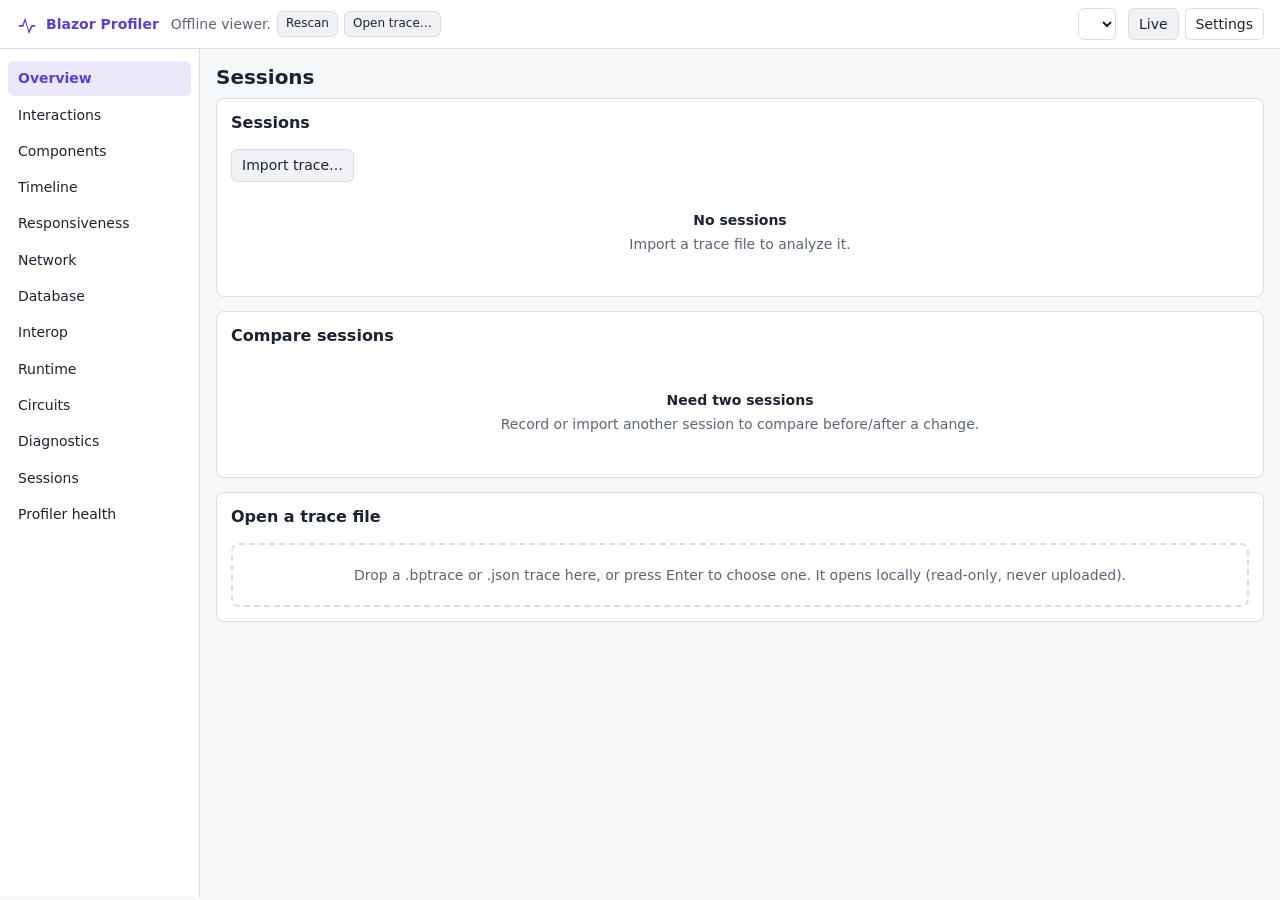
<file: src/BlazorProfiler/wwwroot/dashboard/index.html>
<!doctype html>
<html lang="en">
<head>
  <meta charset="utf-8">
  <meta name="viewport" content="width=device-width, initial-scale=1">
  <meta name="color-scheme" content="light dark">
  <title>Blazor Profiler</title>
  <link rel="icon" href="data:image/svg+xml,%3Csvg xmlns='http://www.w3.org/2000/svg' viewBox='0 0 24 24'%3E%3Cpath fill='%235b3fd1' d='M3 13h4l3-8 4 14 3-6h4v2h-3l-4 8-4-14-2 6H3z'/%3E%3C/svg%3E">
  <link rel="stylesheet" href="dashboard.css">
</head>
<body>
  <a class="skip" href="#main">Skip to content</a>
  <header class="topbar">
    <div class="brand" aria-label="Blazor Profiler">
      <svg viewBox="0 0 24 24" width="22" height="22" aria-hidden="true"><path fill="currentColor" d="M3 13h4l3-8 4 14 3-6h4v2h-3l-4 8-4-14-2 6H3z"/></svg>
      <span>Blazor Profiler</span>
    </div>
    <div class="source" id="source-picker" aria-live="polite"></div>
    <div class="session-picker">
      <label for="session-select" class="sr-only">Session</label>
      <select id="session-select" aria-label="Session"></select>
      <span id="mode-badge" class="badge"></span>
    </div>
    <div class="top-actions">
      <button type="button" id="live-toggle" class="btn" aria-pressed="true" title="Pause or resume live updates">Live</button>
      <button type="button" id="settings-toggle" class="btn ghost" aria-expanded="false" aria-controls="settings">Settings</button>
    </div>
  </header>

  <div class="layout">
    <nav class="sidenav" aria-label="Profiler sections">
      <ul role="list">
        <li><a href="#overview" data-view="overview">Overview</a></li>
        <li><a href="#interactions" data-view="interactions">Interactions</a></li>
        <li><a href="#components" data-view="components">Components</a></li>
        <li><a href="#timeline" data-view="timeline">Timeline</a></li>
        <li><a href="#responsiveness" data-view="responsiveness">Responsiveness</a></li>
        <li><a href="#network" data-view="network">Network</a></li>
        <li><a href="#database" data-view="database">Database</a></li>
        <li><a href="#interop" data-view="interop">Interop</a></li>
        <li><a href="#runtime" data-view="runtime">Runtime</a></li>
        <li><a href="#circuits" data-view="circuits">Circuits</a></li>
        <li><a href="#diagnostics" data-view="diagnostics">Diagnostics <span id="finding-count" class="count"></span></a></li>
        <li><a href="#sessions" data-view="sessions">Sessions</a></li>
        <li><a href="#health" data-view="health">Profiler health</a></li>
      </ul>
    </nav>

    <main id="main" tabindex="-1">
      <section id="settings" class="panel settings" hidden aria-label="Settings">
        <h2>Settings</h2>
        <div class="settings-grid">
          <label>Time unit
            <select id="setting-time-unit">
              <option value="auto">Automatic</option>
              <option value="ms">Milliseconds</option>
              <option value="s">Seconds</option>
            </select>
          </label>
          <label>Byte unit
            <select id="setting-byte-unit">
              <option value="binary">KiB / MiB (1024)</option>
              <option value="decimal">kB / MB (1000)</option>
            </select>
          </label>
          <label>Time range
            <select id="setting-range">
              <option value="30">Last 30 seconds</option>
              <option value="60">Last minute</option>
              <option value="300">Last 5 minutes</option>
              <option value="0" selected>Whole session</option>
            </select>
          </label>
          <label>Refresh interval
            <select id="setting-refresh">
              <option value="1000" selected>1 second</option>
              <option value="2000">2 seconds</option>
              <option value="5000">5 seconds</option>
            </select>
          </label>
          <label>Theme
            <select id="setting-theme">
              <option value="system">System</option>
              <option value="light">Light</option>
              <option value="dark">Dark</option>
            </select>
          </label>
        </div>
      </section>

      <div id="banner" class="banner" role="status" hidden></div>
      <div id="view" aria-live="off"></div>
    </main>
  </div>

  <div id="drawer" class="drawer" role="dialog" aria-modal="false" aria-labelledby="drawer-title" hidden>
    <div class="drawer-head">
      <h2 id="drawer-title">Details</h2>
      <button type="button" class="btn ghost" id="drawer-close" aria-label="Close details">Close</button>
    </div>
    <div id="drawer-body" class="drawer-body"></div>
  </div>

  <input type="file" id="import-file" accept=".bptrace,.json,.gz,application/json,application/gzip" hidden>
  <script type="module" src="app.js"></script>
</body>
</html>
</file>
<file: src/BlazorProfiler/wwwroot/dashboard/dashboard.css>
:root {
  --bg: #f7f8fa;
  --surface: #ffffff;
  --surface-2: #f0f2f5;
  --border: #d9dde3;
  --text: #1c2330;
  --muted: #5b6575;
  --accent: #5b3fd1;
  --accent-soft: #ece8fb;
  --focus: #2563eb;
  --ok: #1a7f4b;
  --warn: #a15c00;
  --bad: #b42318;
  --info: #2563eb;
  --sev-critical: #8e1414;
  --sev-high: #c2410c;
  --sev-medium: #a16207;
  --sev-low: #2563eb;
  --sev-info: #5b6575;
  /* Text on filled accent and severity colors (at least 4.5:1, WCAG AA). */
  --on-accent: #ffffff;
  --on-sev: #ffffff;
  --lane-interaction: #7c3aed;
  --lane-batch: #0e7490;
  --lane-component: #2563eb;
  --lane-http: #15803d;
  --lane-database: #a21caf;
  --lane-interop: #b45309;
  --lane-navigation: #be185d;
  --lane-circuit: #475569;
  --lane-browser: #dc2626;
  --lane-operation: #4338ca;
  --lane-marker: #64748b;
  --radius: 8px;
  --mono: ui-monospace, SFMono-Regular, Menlo, Consolas, monospace;
  font: 14px/1.45 system-ui, -apple-system, "Segoe UI", Roboto, sans-serif;
}

@media (prefers-color-scheme: dark) {
  :root:not([data-theme="light"]) {
    --bg: #0f1218;
    --surface: #171b23;
    --surface-2: #1f2430;
    --border: #2c3341;
    --text: #e6e9ef;
    --muted: #9aa4b5;
    --accent: #a594f9;
    --accent-soft: #2a2550;
    --focus: #60a5fa;
    --ok: #4ade80;
    --warn: #fbbf24;
    --bad: #f87171;
    --info: #60a5fa;
    --sev-critical: #f87171;
    --sev-high: #fb923c;
    --sev-medium: #facc15;
    --sev-low: #60a5fa;
    --sev-info: #9aa4b5;
    --on-accent: #111318;
    --on-sev: #111318;
  }
}

:root[data-theme="dark"] {
  --bg: #0f1218;
  --surface: #171b23;
  --surface-2: #1f2430;
  --border: #2c3341;
  --text: #e6e9ef;
  --muted: #9aa4b5;
  --accent: #a594f9;
  --accent-soft: #2a2550;
  --focus: #60a5fa;
  --ok: #4ade80;
  --warn: #fbbf24;
  --bad: #f87171;
  --info: #60a5fa;
  --sev-critical: #f87171;
  --sev-high: #fb923c;
  --sev-medium: #facc15;
  --sev-low: #60a5fa;
  --sev-info: #9aa4b5;
  --on-accent: #111318;
  --on-sev: #111318;
}

* { box-sizing: border-box; }
/* Author display rules (for example .drawer's flex layout) would otherwise override the hidden attribute. */
[hidden] { display: none !important; }
html, body { margin: 0; height: 100%; }
body { background: var(--bg); color: var(--text); }
a { color: var(--accent); }
:focus-visible { outline: 2px solid var(--focus); outline-offset: 2px; }
.sr-only { position: absolute; width: 1px; height: 1px; overflow: hidden; clip: rect(0 0 0 0); white-space: nowrap; }
.skip { position: absolute; left: -999px; top: 0; background: var(--surface); padding: 8px; z-index: 10; }
.skip:focus { left: 8px; }

.topbar {
  display: flex; align-items: center; gap: 12px; flex-wrap: wrap;
  padding: 8px 16px; background: var(--surface); border-bottom: 1px solid var(--border);
  position: sticky; top: 0; z-index: 5;
}
.brand { display: flex; align-items: center; gap: 8px; font-weight: 650; color: var(--accent); }
.source { display: flex; gap: 6px; align-items: center; flex-wrap: wrap; color: var(--muted); }
.session-picker { display: flex; gap: 8px; align-items: center; margin-left: auto; }
.top-actions { display: flex; gap: 6px; }

select, input[type="search"], input[type="text"], input[type="number"] {
  font: inherit; color: var(--text); background: var(--surface); border: 1px solid var(--border);
  border-radius: 6px; padding: 5px 8px; min-height: 32px;
}
.btn {
  font: inherit; color: var(--text); background: var(--surface-2); border: 1px solid var(--border);
  border-radius: 6px; padding: 5px 10px; min-height: 32px; cursor: pointer;
}
.btn:hover { border-color: var(--accent); }
.btn.primary { background: var(--accent); color: var(--on-accent); border-color: var(--accent); }
.btn.ghost { background: transparent; }
.btn[aria-pressed="false"] { opacity: .7; }
.btn:disabled { opacity: .5; cursor: not-allowed; }
.btn.small { min-height: 26px; padding: 2px 8px; font-size: 12px; }

.layout { display: grid; grid-template-columns: 200px 1fr; min-height: calc(100vh - 52px); }
.sidenav { background: var(--surface); border-right: 1px solid var(--border); padding: 12px 8px; }
.sidenav ul { list-style: none; margin: 0; padding: 0; display: grid; gap: 2px; }
.sidenav a {
  display: flex; justify-content: space-between; padding: 7px 10px; border-radius: 6px;
  color: var(--text); text-decoration: none;
}
.sidenav a:hover { background: var(--surface-2); }
.sidenav a[aria-current="page"] { background: var(--accent-soft); color: var(--accent); font-weight: 600; }
.count { background: var(--accent); color: var(--on-accent); border-radius: 999px; padding: 0 7px; font-size: 12px; }
.count:empty { display: none; }

main { padding: 16px; min-width: 0; }
main:focus { outline: none; }
h1, h2, h3 { margin: 0 0 8px; line-height: 1.25; }
h1 { font-size: 20px; }
h2 { font-size: 16px; }
h3 { font-size: 14px; }
.muted { color: var(--muted); }
.mono { font-family: var(--mono); font-size: 12.5px; }
.nowrap { white-space: nowrap; }

.panel { background: var(--surface); border: 1px solid var(--border); border-radius: var(--radius); padding: 14px; margin-bottom: 14px; }
.panel-head { display: flex; gap: 8px; align-items: center; justify-content: space-between; flex-wrap: wrap; margin-bottom: 8px; }
.toolbar { display: flex; gap: 8px; align-items: center; flex-wrap: wrap; }
.grid { display: grid; gap: 14px; }
.grid.cols-2 { grid-template-columns: repeat(2, minmax(0, 1fr)); }
.tiles { display: grid; grid-template-columns: repeat(auto-fill, minmax(170px, 1fr)); gap: 10px; margin-bottom: 14px; }
.tile { background: var(--surface); border: 1px solid var(--border); border-radius: var(--radius); padding: 10px 12px; }
.tile .label { color: var(--muted); font-size: 12px; }
.tile .value { font-size: 20px; font-weight: 650; margin-top: 2px; }
.tile .sub { color: var(--muted); font-size: 12px; }
.settings-grid { display: grid; grid-template-columns: repeat(auto-fill, minmax(200px, 1fr)); gap: 10px; }
.settings-grid label { display: grid; gap: 4px; color: var(--muted); font-size: 12px; }

.banner { padding: 10px 12px; border-radius: var(--radius); margin-bottom: 12px; border: 1px solid var(--border); background: var(--surface); }
.banner.error { border-color: var(--bad); color: var(--bad); }
.banner.warn { border-color: var(--warn); }
.banner.imported { border-color: var(--accent); background: var(--accent-soft); }

.badge { display: inline-block; font-size: 11px; font-weight: 600; padding: 1px 7px; border-radius: 999px; border: 1px solid var(--border); color: var(--muted); white-space: nowrap; }
.badge:empty { display: none; }
.badge.live { color: var(--ok); border-color: var(--ok); }
.badge.imported { color: var(--accent); border-color: var(--accent); }
.badge.measured { color: var(--ok); border-color: var(--ok); }
.badge.estimated { color: var(--warn); border-color: var(--warn); }
.badge.inferred { color: var(--info); border-color: var(--info); }
.badge.unavailable { color: var(--muted); }
.badge.sev-Critical { color: var(--on-sev); background: var(--sev-critical); border-color: var(--sev-critical); }
.badge.sev-High { color: var(--on-sev); background: var(--sev-high); border-color: var(--sev-high); }
.badge.sev-Medium { color: var(--on-sev); background: var(--sev-medium); border-color: var(--sev-medium); }
.badge.sev-Low { color: var(--on-sev); background: var(--sev-low); border-color: var(--sev-low); }
.badge.sev-Info { color: var(--sev-info); }
.state-Running, .state-Recording { color: var(--ok); }
.state-Failed { color: var(--bad); }
.state-Unsupported, .state-Disabled, .state-Paused { color: var(--warn); }

table { width: 100%; border-collapse: collapse; font-size: 13px; }
th, td { text-align: left; padding: 6px 8px; border-bottom: 1px solid var(--border); vertical-align: top; }
th { color: var(--muted); font-weight: 600; font-size: 12px; position: sticky; top: 0; background: var(--surface); z-index: 1; }
th button { all: unset; cursor: pointer; }
th button:focus-visible { outline: 2px solid var(--focus); }
td.num, th.num { text-align: right; font-variant-numeric: tabular-nums; }
tbody tr[tabindex]:hover, tbody tr[tabindex]:focus { background: var(--surface-2); outline: none; }
tbody tr.selected { background: var(--accent-soft); }
.table-wrap { overflow: auto; max-height: 520px; border: 1px solid var(--border); border-radius: 6px; }

.vlist { position: relative; overflow: auto; height: 460px; border: 1px solid var(--border); border-radius: 6px; contain: strict; }
.vlist-inner { position: relative; }
.vrow {
  position: absolute; left: 0; right: 0; display: grid; align-items: center; gap: 8px; padding: 0 8px;
  border-bottom: 1px solid var(--border); font-size: 12.5px; cursor: pointer; white-space: nowrap;
}
.vrow > * { overflow: hidden; text-overflow: ellipsis; }
.vrow:hover, .vrow:focus { background: var(--surface-2); outline: none; }
.vrow.header { position: sticky; top: 0; z-index: 1; background: var(--surface); color: var(--muted); font-weight: 600; cursor: default; }
.bar-cell { position: relative; height: 10px; background: transparent; }
.bar-cell span { position: absolute; top: 0; height: 10px; border-radius: 2px; background: var(--lane-http); min-width: 2px; }
.bar-cell span.fail { background: var(--bad); }
.dup { color: var(--warn); font-weight: 600; }

.empty { padding: 28px; text-align: center; color: var(--muted); }
.empty strong { display: block; color: var(--text); margin-bottom: 4px; }
.loading { padding: 28px; text-align: center; color: var(--muted); }

.timeline-wrap { position: relative; border: 1px solid var(--border); border-radius: 6px; overflow: hidden; background: var(--surface); }
.timeline-wrap canvas { display: block; width: 100%; cursor: grab; }
.timeline-wrap canvas:active { cursor: grabbing; }
.lane-toggles { display: flex; flex-wrap: wrap; gap: 10px; }
.lane-toggles label { display: inline-flex; gap: 4px; align-items: center; font-size: 12px; }
.swatch { display: inline-block; width: 10px; height: 10px; border-radius: 2px; }
.legend { display: flex; flex-wrap: wrap; gap: 12px; font-size: 12px; color: var(--muted); }

.chart { width: 100%; height: 160px; display: block; }
.chart-wrap { border: 1px solid var(--border); border-radius: 6px; padding: 6px; }
.chart-title { font-size: 12px; color: var(--muted); margin-bottom: 4px; display: flex; justify-content: space-between; }

.finding { border: 1px solid var(--border); border-radius: var(--radius); margin-bottom: 10px; background: var(--surface); }
.finding > summary { list-style: none; cursor: pointer; padding: 10px 12px; display: grid; grid-template-columns: auto 1fr auto; gap: 10px; align-items: center; }
.finding > summary::-webkit-details-marker { display: none; }
.finding[open] > summary { border-bottom: 1px solid var(--border); }
.finding .body { padding: 12px; display: grid; gap: 10px; }
.finding.suppressed { opacity: .6; }
.ai-explanation:empty { display: none; }
.ai-explanation .explanation-text { white-space: pre-wrap; word-break: break-word; font: inherit; margin: 0; padding: 10px; background: var(--surface-2, var(--bg)); border: 1px solid var(--border); border-radius: var(--radius); }
.kv { display: grid; grid-template-columns: max-content 1fr; gap: 4px 12px; font-size: 13px; }
.kv dt { color: var(--muted); }
.kv dd { margin: 0; }
ul.compact { margin: 0; padding-left: 18px; }

.drawer {
  position: fixed; right: 0; top: 52px; bottom: 0; width: min(520px, 100vw); background: var(--surface);
  border-left: 1px solid var(--border); box-shadow: -8px 0 24px rgba(0,0,0,.12); z-index: 6; display: flex; flex-direction: column;
}
.drawer-head { display: flex; justify-content: space-between; align-items: center; padding: 10px 14px; border-bottom: 1px solid var(--border); }
.drawer-body { overflow: auto; padding: 14px; }

.tree { list-style: none; margin: 0; padding-left: 16px; font-size: 13px; }
.tree.root { padding-left: 0; }
.tree li { margin: 2px 0; }
.tree button.node { all: unset; cursor: pointer; padding: 1px 4px; border-radius: 4px; }
.tree button.node:hover, .tree button.node:focus-visible { background: var(--surface-2); outline: 2px solid var(--focus); }
.tree .disposed { text-decoration: line-through; color: var(--muted); }
.tree .retained { color: var(--bad); text-decoration: line-through wavy; }

.compare-up { color: var(--bad); }
.compare-down { color: var(--ok); }

.dropzone { border: 2px dashed var(--border); border-radius: var(--radius); padding: 20px; text-align: center; color: var(--muted); }
.dropzone.over { border-color: var(--accent); color: var(--accent); }

@media (max-width: 900px) {
  /* minmax(0, …): a plain 1fr track grows to the min-content width of the horizontally scrolling nav. */
  .layout { grid-template-columns: minmax(0, 1fr); }
  .sidenav { border-right: 0; border-bottom: 1px solid var(--border); }
  .sidenav ul { grid-auto-flow: column; overflow-x: auto; }
  .grid.cols-2 { grid-template-columns: 1fr; }
  .session-picker { margin-left: 0; }
}

@media (prefers-reduced-motion: reduce) {
  * { transition: none !important; animation: none !important; }
}

/* Stacked proportion bar ("why it rendered"); segment colors reuse the lane palette, which has light and dark variants. */
.stacked-bar { display: flex; height: 12px; border-radius: 3px; overflow: hidden; background: var(--surface-2); margin: 4px 0 6px; }
.stacked-bar .seg { display: block; height: 100%; min-width: 2px; }
.seg-0 { background: var(--lane-component); }
.seg-1 { background: var(--lane-interaction); }
.seg-2 { background: var(--lane-batch); }
.seg-3 { background: var(--lane-interop); }
.seg-4 { background: var(--lane-navigation); }
.legend-list li { display: flex; align-items: center; gap: 6px; }

/* Interactions: ranked components and per-operation waterfall. */
.ranked { list-style: none; margin: 0; padding: 0; }
.ranked li { display: grid; grid-template-columns: minmax(0, 1.2fr) minmax(0, 2fr) 72px; gap: 8px; align-items: center; padding: 2px 0; }
.ranked-label { overflow: hidden; text-overflow: ellipsis; white-space: nowrap; }
.ranked-bar { height: 10px; background: var(--surface-2); border-radius: 2px; overflow: hidden; }
.ranked-bar span { display: block; height: 100%; border-radius: 2px; }
.ranked-value { text-align: right; }
.waterfall { display: flex; flex-direction: column; max-height: 420px; overflow: auto; border: 1px solid var(--border); border-radius: var(--radius); }
.waterfall-row { display: grid; grid-template-columns: minmax(0, 1.2fr) minmax(0, 2fr) 64px; gap: 8px; align-items: center; padding: 2px 6px; border: 0; border-bottom: 1px solid var(--border); background: transparent; color: inherit; font: inherit; text-align: left; cursor: pointer; }
.waterfall-row:hover, .waterfall-row:focus-visible { background: var(--surface-2); }
.waterfall-label { overflow: hidden; text-overflow: ellipsis; white-space: nowrap; font-size: 12px; }
.waterfall-track { position: relative; height: 10px; }
.waterfall-track span { position: absolute; top: 0; height: 10px; border-radius: 2px; min-width: 2px; }
.waterfall-track span.fail { outline: 2px solid var(--bad); }
.waterfall-value { text-align: right; font-size: 12px; }

/* Web vitals tile: one colored value per metric. */
.value.vitals { display: flex; flex-wrap: wrap; gap: 4px 10px; font-size: 15px; }
.vital.good { color: var(--ok); }
.vital.needs-improvement { color: var(--warn); }
.vital.poor { color: var(--bad); }

/* Render tree flame graph (Interactions → operation details). */
.flame { position: relative; width: 100%; margin: 6px 0; overflow: hidden; border-radius: 4px; }
.flame-node { position: absolute; box-sizing: border-box; padding: 0 4px; font-size: 11px; line-height: 18px; white-space: nowrap; overflow: hidden; text-overflow: ellipsis;
  color: #fff; background: var(--lane-component); border: 1px solid var(--surface, #fff); border-radius: 3px; cursor: default; }
.flame-node.skipped { color: var(--muted); background: repeating-linear-gradient(45deg, transparent 0 4px, var(--border) 4px 6px); }

/* Latency heatmap (Interactions). */
.heatmap { width: 100%; max-width: 900px; height: auto; display: block; user-select: none; cursor: crosshair; }
.heat-cell { fill: var(--accent); }
.heat-axis { fill: var(--muted); font-size: 10px; }
.heat-brush { fill: var(--accent); fill-opacity: 0.12; stroke: var(--accent); stroke-dasharray: 3 2; }
.heat-bar { display: inline-block; height: 8px; background: var(--warn); border-radius: 2px; }
</file>
